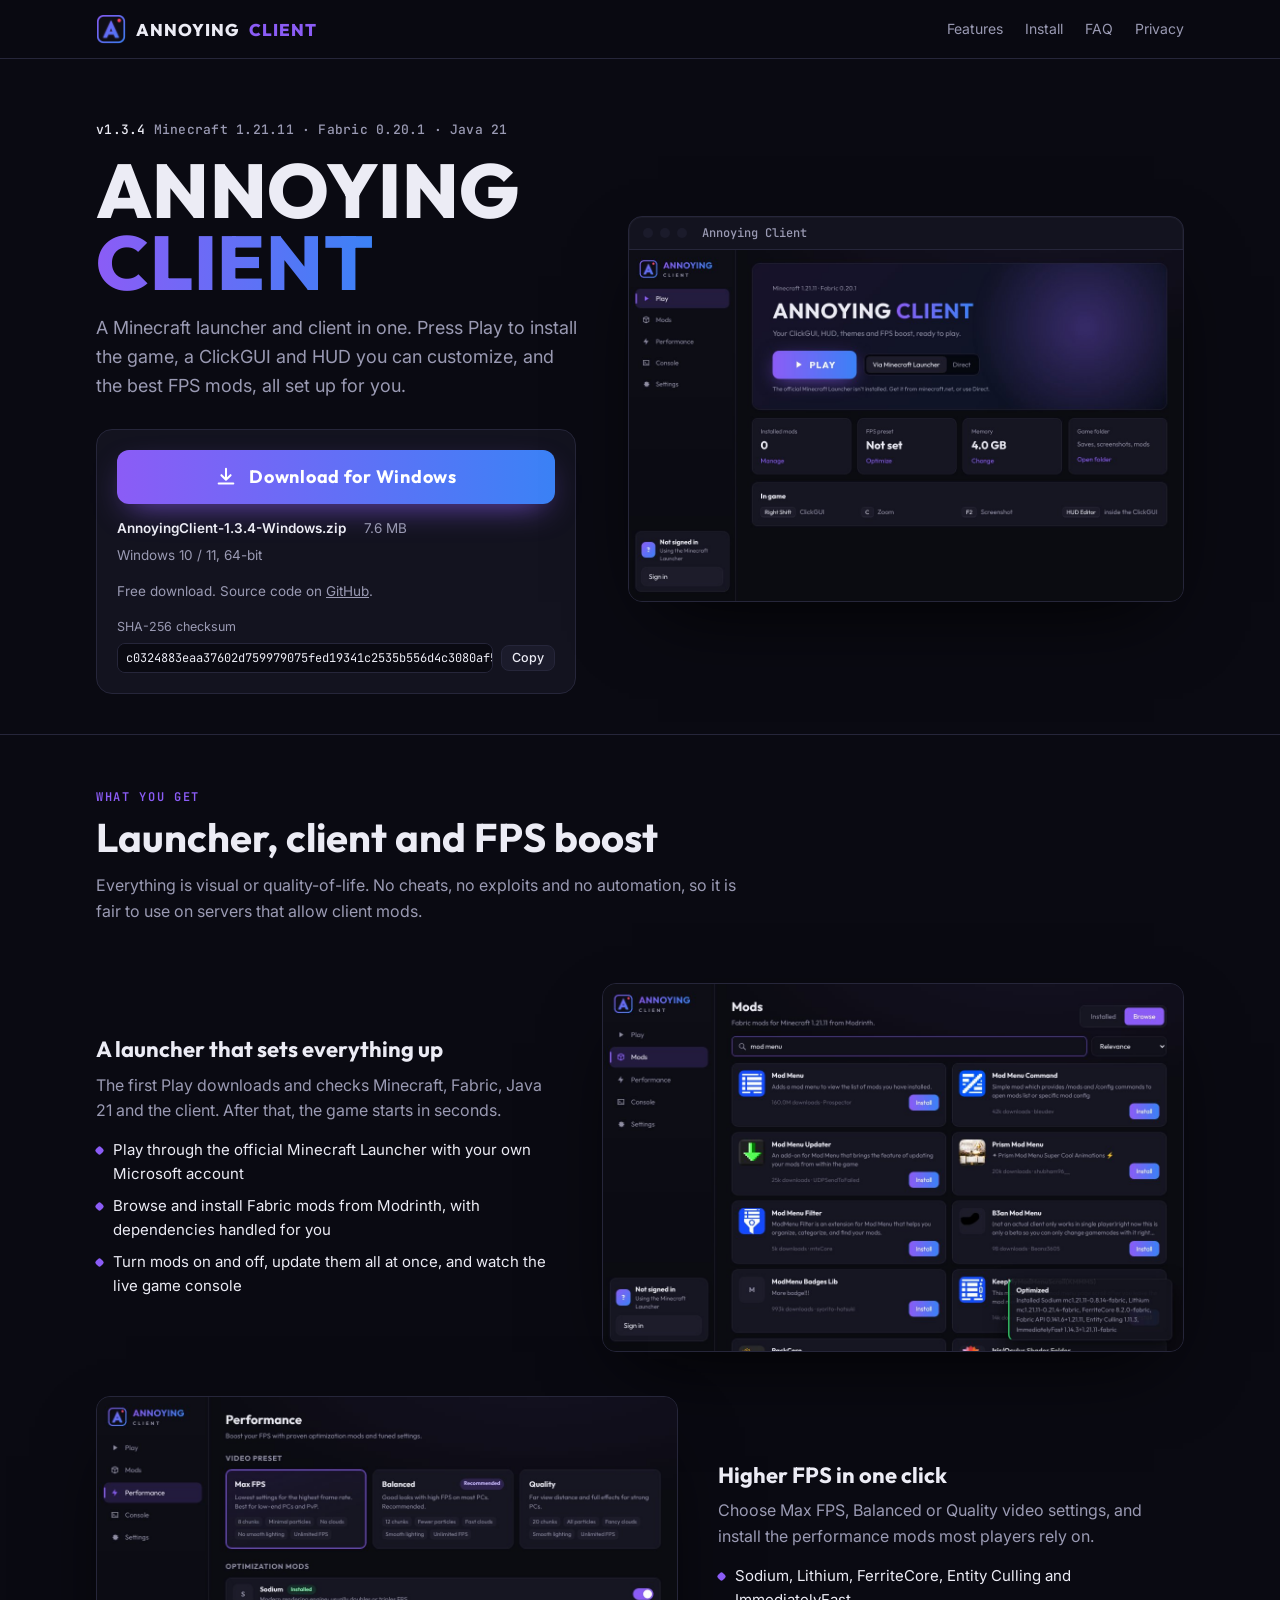
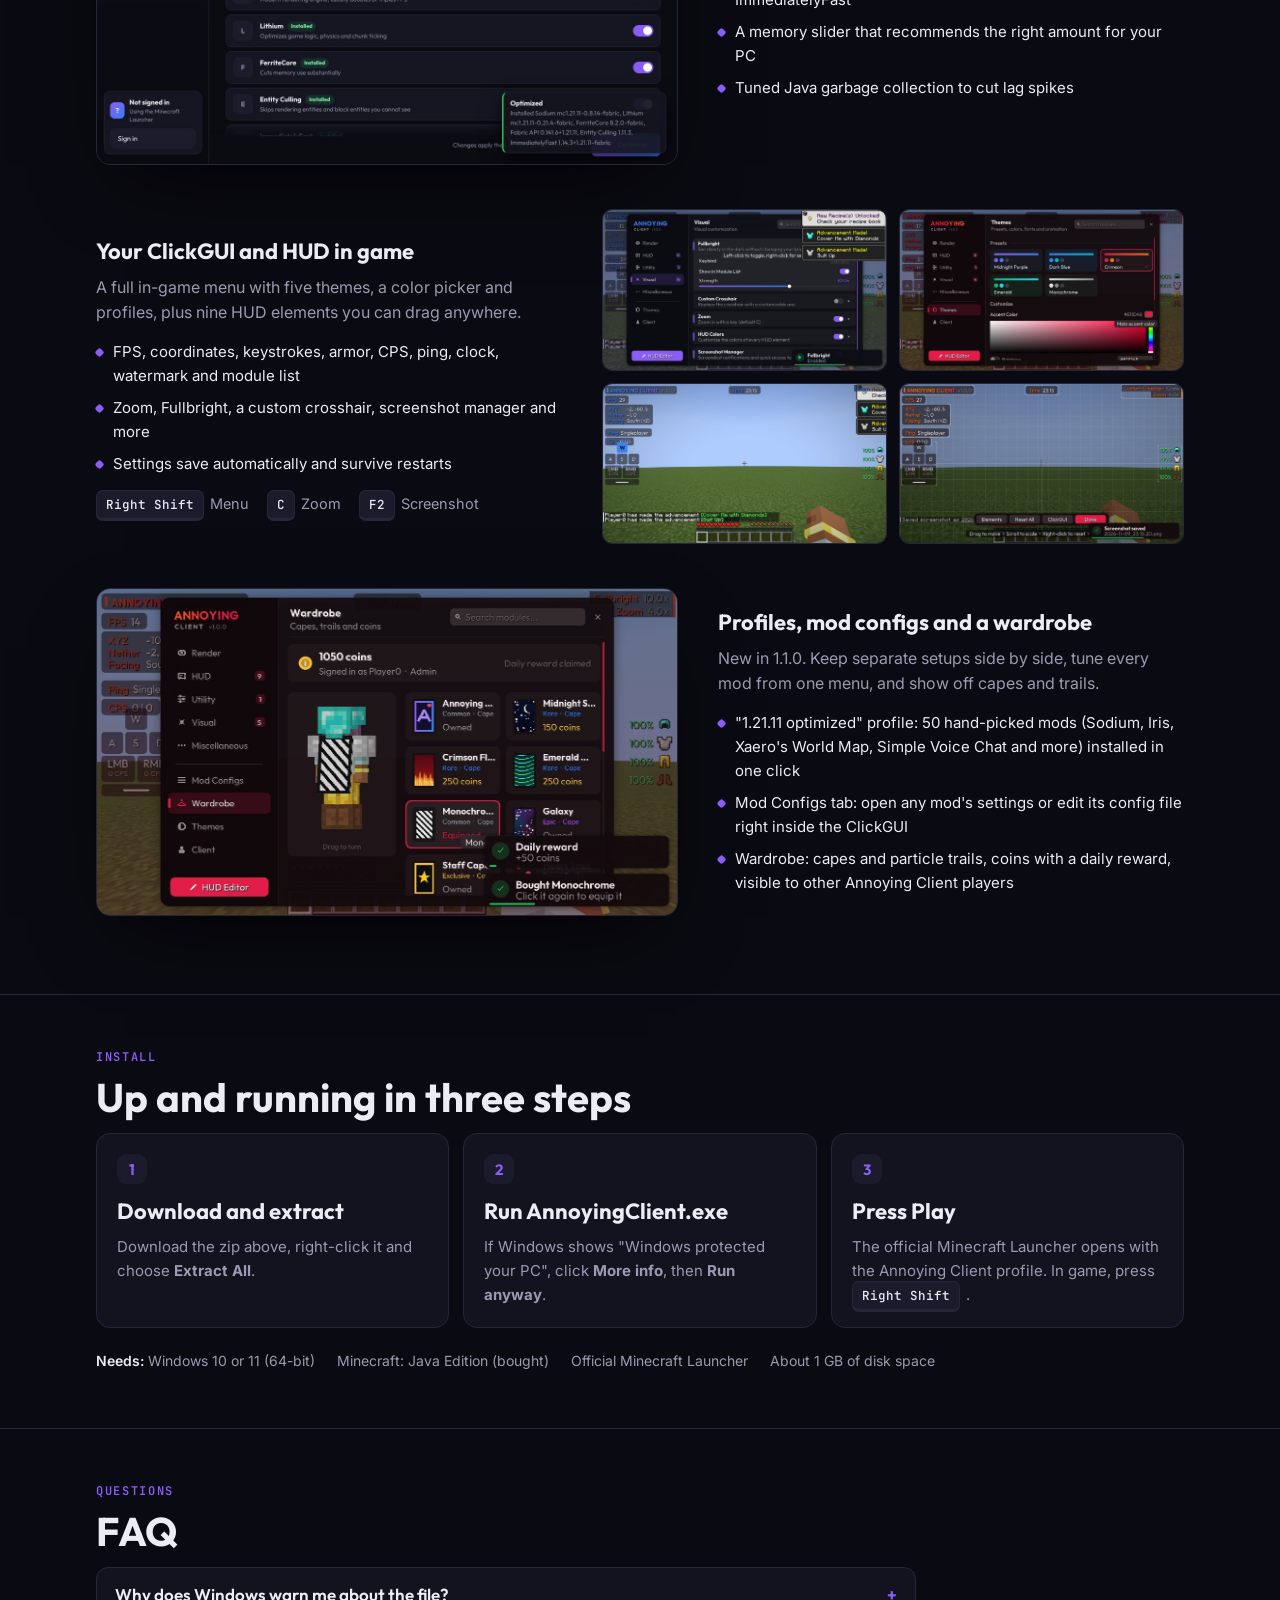
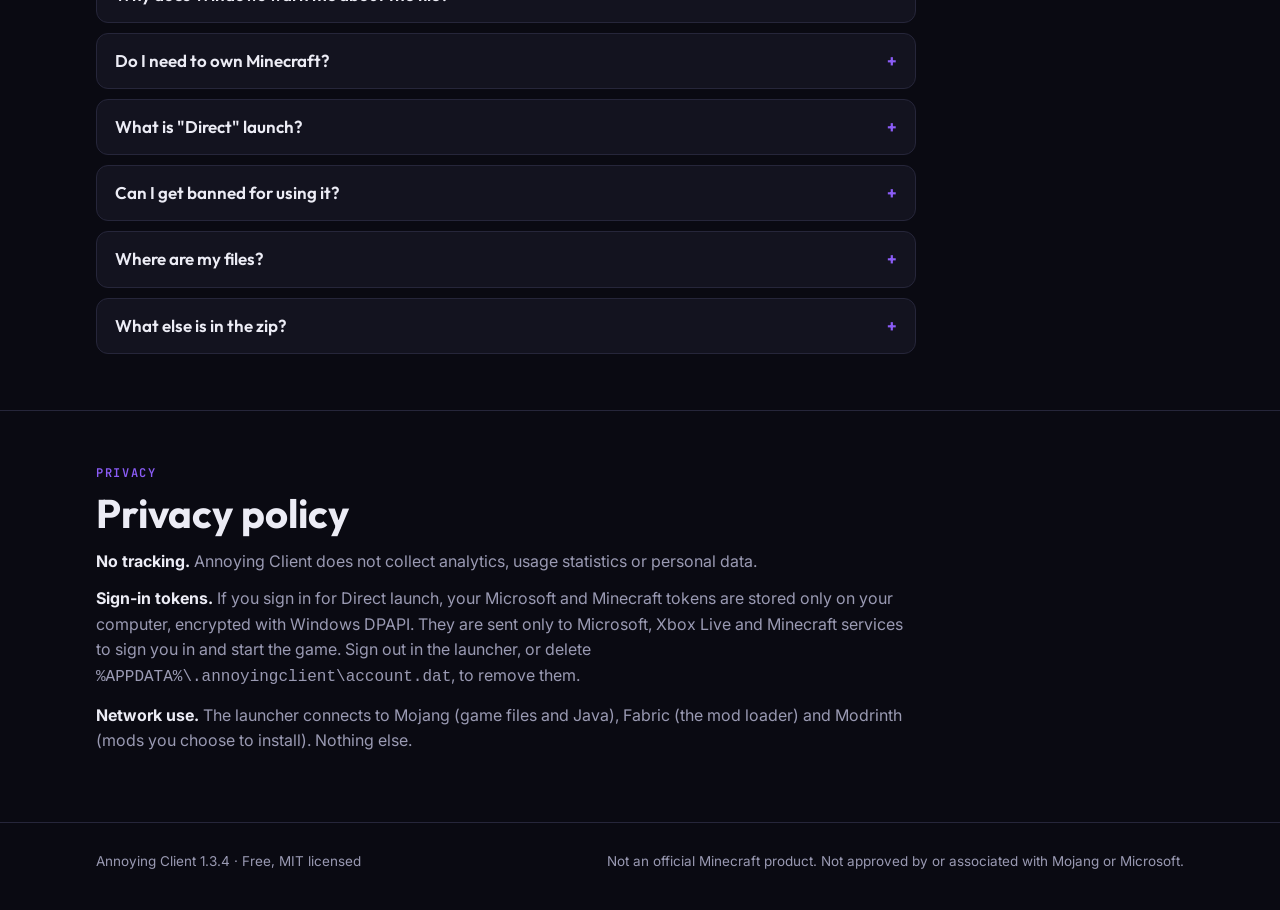
<file: docs/index.html>
<!doctype html>
<html lang="en">
<head>
<meta charset="utf-8">
<meta name="viewport" content="width=device-width, initial-scale=1, viewport-fit=cover">
<meta name="description" content="Annoying Client: a free Minecraft launcher and client with a ClickGUI, customizable HUD, Modrinth mod browser and one-click FPS optimization.">
<link rel="icon" href="img/icon.png">
<style>html,body{margin:0}body{font-size:14px}img{max-width:100%}[hidden]{display:none!important}</style>
<title>Annoying Client</title>
<link rel="preconnect" href="https://fonts.googleapis.com">
<link rel="preconnect" href="https://fonts.gstatic.com" crossorigin>
<link rel="stylesheet" href="https://fonts.googleapis.com/css2?family=Outfit:wght@400;600;700;800&family=Inter:wght@400;500;600&family=JetBrains+Mono:wght@400;500&display=swap">
<style>
/* Layout: a launcher-window hero (copy + download card beside a framed screenshot), then feature rows that alternate image and text, a real 3-step install, FAQ, privacy. Single committed dark look matching the client. */
:root {
  color-scheme: dark;
  --ink: #0a0a12;          /* page ground */
  --panel: #13131f;        /* cards */
  --panel-2: #1b1b2b;      /* raised controls */
  --line: #26263a;         /* hairlines */
  --text: #ececf5;
  --muted: #9a9ab3;
  --violet: #8b5cf6;       /* client accent */
  --azure: #3b82f6;        /* client secondary accent */
  --ok: #34d399;
  --warn: #fbbf24;
  --display: "Outfit", "Segoe UI", system-ui, sans-serif;
  --body: "Inter", "Segoe UI", system-ui, sans-serif;
  --mono: "JetBrains Mono", "Cascadia Mono", Consolas, monospace;
}
* { box-sizing: border-box; }
html { scroll-behavior: smooth; }
@media (prefers-reduced-motion: reduce) { html { scroll-behavior: auto; } * { animation: none !important; transition: none !important; } }
body { background: var(--ink); color: var(--text); font: 16px/1.6 var(--body); }
a { color: inherit; }
:focus-visible { outline: 2px solid var(--violet); outline-offset: 3px; border-radius: 6px; }

.wrap { max-width: 1120px; margin: 0 auto; padding-left: max(16px, env(safe-area-inset-left, 0px)); padding-right: max(16px, env(safe-area-inset-right, 0px)); }

/* header */
header { position: sticky; top: env(safe-area-inset-top, 0px); z-index: 5; background: color-mix(in srgb, var(--ink) 86%, transparent); backdrop-filter: blur(10px); border-bottom: 1px solid var(--line); }
body::before { content: ""; position: fixed; inset: 0 0 auto; height: env(safe-area-inset-top, 0px); z-index: 10; background: var(--ink); }
.bar { display: flex; align-items: center; gap: 24px; padding-block: 14px; }
.logo { display: flex; align-items: center; gap: 10px; text-decoration: none; font: 800 17px/1 var(--display); letter-spacing: .06em; }
.logo img { width: 30px; height: 30px; border-radius: 8px; }
.logo span { color: var(--violet); }
.bar nav { display: flex; gap: 22px; margin-left: auto; font-size: 14px; color: var(--muted); }
.bar nav a { text-decoration: none; }
.bar nav a:hover { color: var(--text); }
@media (max-width: 640px) { .bar nav { display: none; } }

/* hero */
.hero { padding-block: 64px 40px; display: grid; grid-template-columns: minmax(0, 1fr) minmax(0, 1.15fr); gap: 48px; align-items: center; }
@media (max-width: 900px) { .hero { grid-template-columns: minmax(0, 1fr); padding-block: 36px 24px; } }
.stack { font: 500 13px/1 var(--mono); color: var(--muted); letter-spacing: .02em; display: flex; flex-wrap: wrap; gap: 8px; }
.stack b { color: var(--text); font-weight: 500; }
h1 { font: 800 clamp(44px, 7vw, 76px)/.95 var(--display); letter-spacing: .01em; margin: 18px 0 16px; text-wrap: balance; }
h1 em { font-style: normal; color: transparent; background: linear-gradient(90deg, var(--violet), var(--azure)); -webkit-background-clip: text; background-clip: text; }
.lead { color: var(--muted); font-size: 18px; max-width: 34em; margin: 0 0 28px; }

.dl { background: var(--panel); border: 1px solid var(--line); border-radius: 16px; padding: 20px; max-width: 480px; display: grid; gap: 14px; }
.dl-btn { display: flex; align-items: center; justify-content: center; gap: 12px; width: 100%; border: 0; cursor: pointer; padding: 16px 20px; border-radius: 12px; color: #fff; font: 700 18px/1 var(--display); letter-spacing: .04em; background: linear-gradient(90deg, var(--violet), var(--azure)); box-shadow: 0 12px 32px -12px color-mix(in srgb, var(--violet) 80%, transparent); transition: transform .15s, filter .15s; }
.dl-btn:hover { transform: translateY(-1px); filter: brightness(1.08); }
.dl-btn { text-decoration: none; }
.dl-btn[aria-disabled="true"] { cursor: default; filter: saturate(.45) brightness(.75); transform: none; box-shadow: none; }
.dl-btn svg { width: 22px; height: 22px; flex: none; }
.dl-meta { display: flex; flex-wrap: wrap; gap: 6px 18px; font-size: 13.5px; color: var(--muted); }
.dl-meta b { color: var(--text); font-weight: 600; }
.status { font-size: 13.5px; min-height: 1.4em; color: var(--muted); }
.status.ok { color: var(--ok); }
.status.warn { color: var(--warn); }
.sha { display: grid; gap: 6px; font-size: 12.5px; color: var(--muted); }
.sha-row { display: flex; gap: 8px; align-items: center; min-width: 0; }
.sha code { font: 12px/1.4 var(--mono); color: var(--text); background: var(--ink); border: 1px solid var(--line); border-radius: 8px; padding: 6px 8px; overflow-x: auto; white-space: nowrap; flex: 1; min-width: 0; }
.copy { border: 1px solid var(--line); background: var(--panel-2); color: var(--text); border-radius: 8px; padding: 6px 10px; font: 500 12.5px/1 var(--body); cursor: pointer; flex: none; }
.copy:hover { border-color: #3a3a55; }

.shot { margin: 0; border-radius: 14px; overflow: hidden; border: 1px solid var(--line); background: var(--panel); box-shadow: 0 30px 80px -30px #000, 0 0 0 1px #ffffff08 inset; }
.shot-chrome { display: flex; align-items: center; gap: 7px; padding: 10px 14px; border-bottom: 1px solid var(--line); font: 500 12px/1 var(--mono); color: var(--muted); }
.shot-chrome i { width: 10px; height: 10px; border-radius: 50%; background: var(--panel-2); display: block; }
.shot-chrome span { margin-left: 8px; }
.shot img { display: block; width: 100%; height: auto; }

/* sections */
section { padding-block: 56px; border-top: 1px solid var(--line); }
.eyebrow { font: 600 12px/1 var(--mono); text-transform: uppercase; letter-spacing: .14em; color: var(--violet); }
h2 { font: 700 clamp(28px, 4vw, 40px)/1.1 var(--display); margin: 12px 0 14px; text-wrap: balance; }
h3 { font: 700 22px/1.2 var(--display); margin: 0 0 10px; }
.intro { color: var(--muted); max-width: 40em; margin: 0 0 36px; }

.feature { display: grid; grid-template-columns: minmax(0, 1fr) minmax(0, 1.25fr); gap: 40px; align-items: center; padding-block: 22px; }
.feature.flip { grid-template-columns: minmax(0, 1.25fr) minmax(0, 1fr); }
.feature.flip .feature-text { order: 2; }
@media (max-width: 860px) { .feature, .feature.flip { grid-template-columns: minmax(0, 1fr); gap: 18px; } .feature.flip .feature-text { order: 0; } }
.feature-text p { color: var(--muted); margin: 0 0 14px; }
.ticks { list-style: none; padding: 0; margin: 0; display: grid; gap: 8px; font-size: 15px; }
.ticks li { display: flex; gap: 10px; }
.ticks li::before { content: ""; flex: none; width: 7px; height: 7px; margin-top: .62em; border-radius: 2px; background: var(--violet); transform: rotate(45deg); }
.keys { display: flex; flex-wrap: wrap; gap: 10px 18px; margin-top: 16px; font-size: 14.5px; color: var(--muted); }
kbd { font: 500 12.5px/1 var(--mono); color: var(--text); background: var(--panel-2); border: 1px solid var(--line); border-bottom-width: 3px; border-radius: 7px; padding: 5px 9px; margin-right: 6px; }
.gallery { display: grid; grid-template-columns: repeat(2, minmax(0, 1fr)); gap: 12px; }
.gallery img { width: 100%; height: auto; border-radius: 10px; border: 1px solid var(--line); display: block; }
@media (max-width: 560px) { .gallery { grid-template-columns: minmax(0, 1fr); } }

/* install */
.steps { list-style: none; padding: 0; margin: 0; display: grid; grid-template-columns: repeat(3, minmax(0, 1fr)); gap: 14px; counter-reset: step; }
@media (max-width: 860px) { .steps { grid-template-columns: minmax(0, 1fr); } }
.steps li { background: var(--panel); border: 1px solid var(--line); border-radius: 14px; padding: 20px; counter-increment: step; }
.steps li::before { content: counter(step); display: grid; place-items: center; width: 30px; height: 30px; border-radius: 9px; background: var(--panel-2); color: var(--violet); font: 700 15px/1 var(--display); margin-bottom: 14px; }
.steps p { color: var(--muted); margin: 6px 0 0; font-size: 15px; }
.req { margin-top: 22px; display: flex; flex-wrap: wrap; gap: 8px 22px; font-size: 14px; color: var(--muted); }
.req b { color: var(--text); font-weight: 600; }

/* faq */
.faq { display: grid; gap: 10px; max-width: 820px; }
details { background: var(--panel); border: 1px solid var(--line); border-radius: 12px; padding: 0 18px; }
summary { cursor: pointer; list-style: none; padding-block: 16px; font: 600 17px/1.3 var(--display); display: flex; justify-content: space-between; gap: 16px; }
summary::-webkit-details-marker { display: none; }
summary::after { content: "+"; color: var(--violet); font-weight: 700; }
details[open] summary::after { content: "\2212"; }
details p, details ul { color: var(--muted); margin: 0 0 16px; }
details ul { padding-left: 20px; }

.privacy { max-width: 820px; color: var(--muted); }
.privacy p { margin: 0 0 12px; }
.privacy strong { color: var(--text); }

footer { border-top: 1px solid var(--line); padding-block: 28px 40px; font-size: 13.5px; color: var(--muted); }
footer .wrap { display: flex; flex-wrap: wrap; gap: 10px 28px; justify-content: space-between; }
</style>
</head>
<body>


<header>
  <div class="wrap bar">
    <a class="logo" href="#top"><img src="img/icon.png" alt="">ANNOYING <span>CLIENT</span></a>
    <nav>
      <a href="#features">Features</a>
      <a href="#install">Install</a>
      <a href="#faq">FAQ</a>
      <a href="#privacy">Privacy</a>
    </nav>
  </div>
</header>

<main id="top">
  <div class="wrap hero">
    <div>
      <div class="stack"><b>v1.3.4</b><span>Minecraft 1.21.11</span><span>&middot;</span><span>Fabric 0.20.1</span><span>&middot;</span><span>Java 21</span></div>
      <h1>ANNOYING <em>CLIENT</em></h1>
      <p class="lead">A Minecraft launcher and client in one. Press Play to install the game, a ClickGUI and HUD you can customize, and the best FPS mods, all set up for you.</p>
      <div class="dl">
        <a class="dl-btn" id="download" href="download/AnnoyingClient-Windows.zip" download="AnnoyingClient-1.3.4-Windows.zip">
          <svg viewBox="0 0 24 24" fill="none" stroke="currentColor" stroke-width="2.2" stroke-linecap="round" stroke-linejoin="round" aria-hidden="true"><path d="M12 3v12m0 0l-5-5m5 5l5-5M4 19h16"/></svg>
          Download for Windows
        </a>
        <div class="dl-meta"><span><b>AnnoyingClient-1.3.4-Windows.zip</b></span><span>7.6 MB</span><span>Windows 10 / 11, 64-bit</span></div>
        <div class="status" id="status">Free download. Source code on <a href="https://github.com/theavgjim/annoying-client">GitHub</a>.</div>
        <div class="sha">
          <span>SHA-256 checksum</span>
          <div class="sha-row"><code id="sha">c0324883eaa37602d759979075fed19341c2535b556d4c3080af5c8bb71a3abe</code><button class="copy" id="copy-sha" type="button">Copy</button></div>
        </div>
      </div>
    </div>
    <figure class="shot">
      <div class="shot-chrome"><i></i><i></i><i></i><span>Annoying Client</span></div>
      <img src="img/launcher-play.jpg" width="1200" height="760" alt="The Annoying Client launcher home screen with the Play button">
    </figure>
  </div>

  <section id="features">
    <div class="wrap">
      <div class="eyebrow">What you get</div>
      <h2>Launcher, client and FPS boost</h2>
      <p class="intro">Everything is visual or quality-of-life. No cheats, no exploits and no automation, so it is fair to use on servers that allow client mods.</p>

      <div class="feature">
        <div class="feature-text">
          <h3>A launcher that sets everything up</h3>
          <p>The first Play downloads and checks Minecraft, Fabric, Java 21 and the client. After that, the game starts in seconds.</p>
          <ul class="ticks">
            <li>Play through the official Minecraft Launcher with your own Microsoft account</li>
            <li>Browse and install Fabric mods from Modrinth, with dependencies handled for you</li>
            <li>Turn mods on and off, update them all at once, and watch the live game console</li>
          </ul>
        </div>
        <figure class="shot"><img src="img/launcher-mods.jpg" width="1200" height="760" alt="Mod browser showing Modrinth search results"></figure>
      </div>

      <div class="feature flip">
        <div class="feature-text">
          <h3>Higher FPS in one click</h3>
          <p>Choose Max FPS, Balanced or Quality video settings, and install the performance mods most players rely on.</p>
          <ul class="ticks">
            <li>Sodium, Lithium, FerriteCore, Entity Culling and ImmediatelyFast</li>
            <li>A memory slider that recommends the right amount for your PC</li>
            <li>Tuned Java garbage collection to cut lag spikes</li>
          </ul>
        </div>
        <figure class="shot"><img src="img/launcher-performance.jpg" width="1200" height="760" alt="Performance page with video presets and optimization mods"></figure>
      </div>

      <div class="feature">
        <div class="feature-text">
          <h3>Your ClickGUI and HUD in game</h3>
          <p>A full in-game menu with five themes, a color picker and profiles, plus nine HUD elements you can drag anywhere.</p>
          <ul class="ticks">
            <li>FPS, coordinates, keystrokes, armor, CPS, ping, clock, watermark and module list</li>
            <li>Zoom, Fullbright, a custom crosshair, screenshot manager and more</li>
            <li>Settings save automatically and survive restarts</li>
          </ul>
          <div class="keys"><span><kbd>Right Shift</kbd>Menu</span><span><kbd>C</kbd>Zoom</span><span><kbd>F2</kbd>Screenshot</span></div>
        </div>
        <div class="gallery">
          <img src="img/clickgui-settings.jpg" width="1200" height="675" alt="ClickGUI with module settings expanded">
          <img src="img/themes-color-picker.jpg" width="1200" height="675" alt="Theme presets and color picker">
          <img src="img/hud.jpg" width="1200" height="675" alt="HUD elements in game">
          <img src="img/hud-editor.jpg" width="1200" height="675" alt="Drag-and-drop HUD editor">
        </div>
      </div>
      <div class="feature flip">
        <div class="feature-text">
          <h3>Profiles, mod configs and a wardrobe</h3>
          <p>New in 1.1.0. Keep separate setups side by side, tune every mod from one menu, and show off capes and trails.</p>
          <ul class="ticks">
            <li>"1.21.11 optimized" profile: 50 hand-picked mods (Sodium, Iris, Xaero's World Map, Simple Voice Chat and more) installed in one click</li>
            <li>Mod Configs tab: open any mod's settings or edit its config file right inside the ClickGUI</li>
            <li>Wardrobe: capes and particle trails, coins with a daily reward, visible to other Annoying Client players</li>
          </ul>
        </div>
        <figure class="shot"><img src="img/wardrobe.jpg" width="1200" height="675" alt="Wardrobe tab with capes, coins and a player preview"></figure>
      </div>
    </div>
  </section>

  <section id="install">
    <div class="wrap">
      <div class="eyebrow">Install</div>
      <h2>Up and running in three steps</h2>
      <ol class="steps">
        <li><h3>Download and extract</h3><p>Download the zip above, right-click it and choose <b>Extract All</b>.</p></li>
        <li><h3>Run AnnoyingClient.exe</h3><p>If Windows shows "Windows protected your PC", click <b>More info</b>, then <b>Run anyway</b>.</p></li>
        <li><h3>Press Play</h3><p>The official Minecraft Launcher opens with the Annoying Client profile. In game, press <kbd>Right Shift</kbd>.</p></li>
      </ol>
      <div class="req"><span><b>Needs:</b> Windows 10 or 11 (64-bit)</span><span>Minecraft: Java Edition (bought)</span><span>Official Minecraft Launcher</span><span>About 1 GB of disk space</span></div>
    </div>
  </section>

  <section id="faq">
    <div class="wrap">
      <div class="eyebrow">Questions</div>
      <h2>FAQ</h2>
      <div class="faq">
        <details><summary>Why does Windows warn me about the file?</summary>
          <p>The launcher is not code-signed yet, so SmartScreen does not recognize it. Click "More info" and then "Run anyway". You can compare the file's SHA-256 checksum with the one shown above to be sure it was not changed.</p></details>
        <details><summary>Do I need to own Minecraft?</summary>
          <p>Yes. You sign in with your own Microsoft account through the official Minecraft Launcher. There is no offline or cracked mode.</p></details>
        <details><summary>What is "Direct" launch?</summary>
          <p>Direct launch signs you in from Annoying Client itself, without opening the official launcher. It becomes available once Mojang approves the launcher's Microsoft application. Until then, use "Via Minecraft Launcher", which works for everyone.</p></details>
        <details><summary>Can I get banned for using it?</summary>
          <p>Annoying Client has no cheats, but every server sets its own rules. Some servers do not allow features such as zoom or fullbright, so check a server's rules before you play there.</p></details>
        <details><summary>Where are my files?</summary>
          <ul>
            <li>Launcher, game files and Java: <code>%APPDATA%\.annoyingclient</code></li>
            <li>Worlds, screenshots and mods: <code>%APPDATA%\.annoyingclient\instance</code></li>
          </ul></details>
        <details><summary>What else is in the zip?</summary>
          <p><b>AnnoyingClient-Installer.exe</b> only adds the client to the official launcher, without the launcher app. <b>annoying-client-1.3.4+mc1.21.11.jar</b> is the mod by itself, for manual Fabric installs (it needs Fabric API).</p></details>
      </div>
    </div>
  </section>

  <section id="privacy">
    <div class="wrap">
      <div class="eyebrow">Privacy</div>
      <h2>Privacy policy</h2>
      <div class="privacy">
        <p><strong>No tracking.</strong> Annoying Client does not collect analytics, usage statistics or personal data.</p>
        <p><strong>Sign-in tokens.</strong> If you sign in for Direct launch, your Microsoft and Minecraft tokens are stored only on your computer, encrypted with Windows DPAPI. They are sent only to Microsoft, Xbox Live and Minecraft services to sign you in and start the game. Sign out in the launcher, or delete <code>%APPDATA%\.annoyingclient\account.dat</code>, to remove them.</p>
        <p><strong>Network use.</strong> The launcher connects to Mojang (game files and Java), Fabric (the mod loader) and Modrinth (mods you choose to install). Nothing else.</p>
      </div>
    </div>
  </section>
</main>

<footer>
  <div class="wrap">
    <span>Annoying Client 1.3.4 &middot; Free, MIT licensed</span>
    <span>Not an official Minecraft product. Not approved by or associated with Mojang or Microsoft.</span>
  </div>
</footer>

<script>
(function () {
  document.getElementById("copy-sha").addEventListener("click", function () {
    var code = document.getElementById("sha");
    var b = this;
    function selectIt() {
      var r = document.createRange(); r.selectNodeContents(code);
      var s = window.getSelection(); s.removeAllRanges(); s.addRange(r);
    }
    if (navigator.clipboard && navigator.clipboard.writeText) {
      navigator.clipboard.writeText(code.textContent).then(function () { b.textContent = "Copied"; setTimeout(function () { b.textContent = "Copy"; }, 1500); }, selectIt);
    } else { selectIt(); }
  });
})();
</script>

</body>
</html>
</file>
